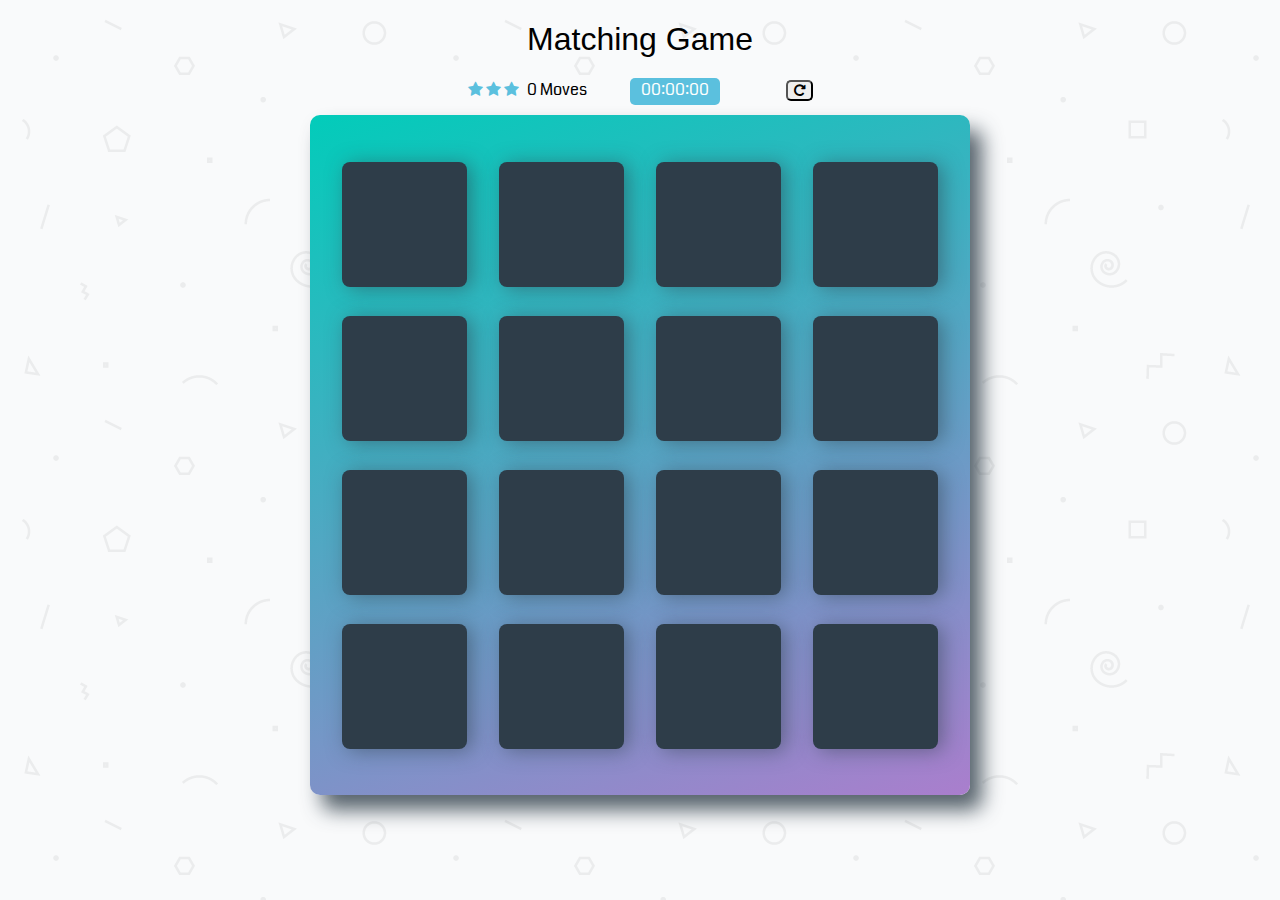
<file: memoryGame/index.html>
<!doctype html>
<html lang="en">
<head>
    <meta charset="utf-8">
    <title>Matching Game</title>
    <meta name="description" content="">
    <link rel="stylesheet prefetch" href="https://maxcdn.bootstrapcdn.com/font-awesome/4.6.1/css/font-awesome.min.css">
	<link rel="stylesheet" href="https://maxcdn.bootstrapcdn.com/bootstrap/4.0.0-alpha.6/css/bootstrap.min.css" integrity="sha384-rwoIResjU2yc3z8GV/NPeZWAv56rSmLldC3R/AZzGRnGxQQKnKkoFVhFQhNUwEyJ" crossorigin="anonymous">
    <link rel="stylesheet prefetch" href="https://fonts.googleapis.com/css?family=Coda">
    <link rel="stylesheet" href="css/app.css">
</head>
<body>

    <div class="container">
        <header>
            <h1>Matching Game</h1>
        </header>

        <section class="score-panel">
        	<ul class="stars">
        		<li><i class="fa fa-star"></i></li>
        		<li><i class="fa fa-star"></i></li>
        		<li><i class="fa fa-star"></i></li>
        	</ul>

        	<span class="moves">0</span> Moves
			
			<div id="timer">00:00:00</div>

            <div class="restart">
				<button type="button" class="btn btn-info btn-sm">
					<i class="fa fa-repeat"></i>
				</button>
        	</div>
        </section>

        <ul class="deck">
            <li class="card">
                <i class="fa fa-diamond"></i>
            </li>
            <li class="card">
                <i class="fa fa-paper-plane-o"></i>
            </li>
            <li class="card">
                <i class="fa fa-anchor"></i>
            </li>
            <li class="card">
                <i class="fa fa-bolt"></i>
            </li>
            <li class="card">
                <i class="fa fa-cube"></i>
            </li>
            <li class="card">
                <i class="fa fa-anchor"></i>
            </li>
            <li class="card">
                <i class="fa fa-leaf"></i>
            </li>
            <li class="card">
                <i class="fa fa-bicycle"></i>
            </li>
            <li class="card">
                <i class="fa fa-diamond"></i>
            </li>
            <li class="card">
                <i class="fa fa-bomb"></i>
            </li>
            <li class="card">
                <i class="fa fa-leaf"></i>
            </li>
            <li class="card">
                <i class="fa fa-bomb"></i>
            </li>
            <li class="card">
                <i class="fa fa-bolt"></i>
            </li>
            <li class="card">
                <i class="fa fa-bicycle"></i>
            </li>
            <li class="card">
                <i class="fa fa-paper-plane-o"></i>
            </li>
            <li class="card">
                <i class="fa fa-cube"></i>
            </li>
        </ul>
		<div class="winPage closed">
			<h1>Congratulations! You won!</h1>
			<p>With <span class="movesCount">0</span> Moves and <span class="starsCount">0</span> Stars.</p>
			<p>Your time: <span class="finalTime"></span></p>
			<p>Wooooo!</p>
			<button type="button" role="button" class="playAgain btn btn-info">Play again!</button>			
		</div>
	</div>
	<script src="js/app.js"></script>
</body>
</html>
</file>
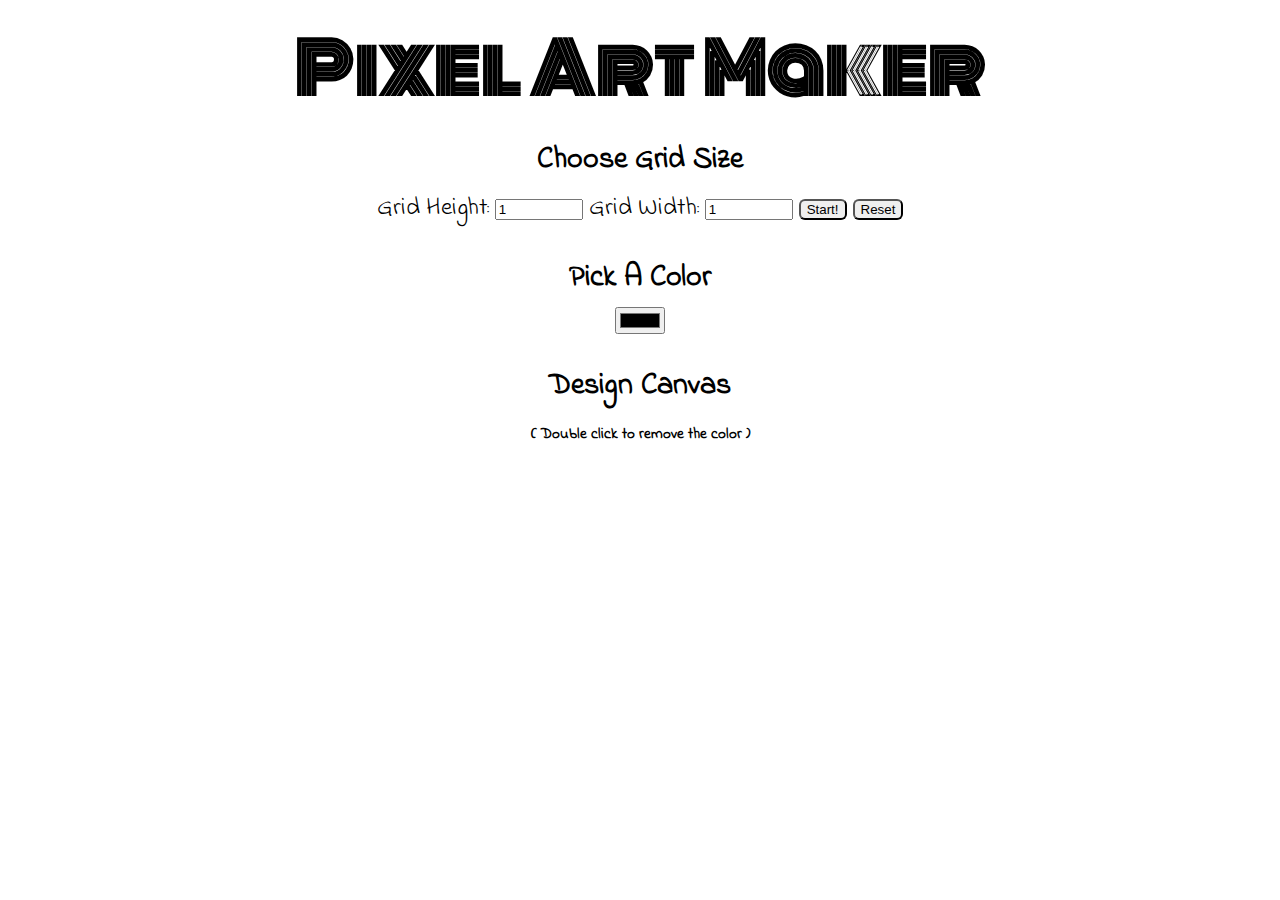
<file: pixelArtMaker/index.html>
<!DOCTYPE html>
<html>
<head>
    <title>Pixel Art Maker!</title>
    <link rel="stylesheet" href="https://fonts.googleapis.com/css?family=Monoton">
	<link rel="stylesheet" href="https://fonts.googleapis.com/css?family=Indie+Flower" >
    <link rel="stylesheet" href="styles.css">
	<script src="https://ajax.googleapis.com/ajax/libs/jquery/3.2.1/jquery.min.js"></script>
</head>
<body>
    <h1>Pixel Art Maker</h1>

    <h2>Choose Grid Size</h2>
    <form id="sizePicker">
        Grid Height:
        <input type="number" id="input_height" name="height" min="1" value="1">
        Grid Width:
        <input type="number" id="input_width" name="width" min="1" value="1">
        <input type="button" id = "start" value = "Start!">
		<input type="button" id = "reset" value = "Reset">
    </form>

    <h2>Pick A Color</h2>
    <input type="color" id="colorPicker">

    <h2>Design Canvas</h2>
	<h3>( Double click to remove the color )</h3>
    <table id="pixel_canvas"></table>

    <script src="designs.js"></script>
</body>
</html>
</file>
<file: memoryGame/css/app.css>
html {
    box-sizing: border-box;
}

*,
*::before,
*::after {
    box-sizing: inherit;
}

html,
body {
    width: 100%;
    height: 100%;
    margin: 0;
    padding: 0;
}

body {
    background: #ffffff url('../img/geometry2.png'); /* Background pattern from Subtle Patterns */
    font-family: 'Coda', cursive;
}

.container {
    display: flex;
    justify-content: center;
    align-items: center;
    flex-direction: column;
}

h1 {
    font-family: 'Open Sans', sans-serif;
    font-weight: 300;
	margin-bottom: 20px;
}

/*
 * Styles for the deck of cards
 */

.deck {
    width: 660px;
    min-height: 680px;
    background: linear-gradient(160deg, #02ccba 0%, #aa7ecd 100%);
    padding: 32px;
    border-radius: 10px;
    box-shadow: 12px 15px 20px 0 rgba(46, 61, 73, 0.8);
    display: flex;
    flex-wrap: wrap;
    justify-content: space-between;
    align-items: center;
    margin: 0 0 3em;
}

.deck .card {
    height: 125px;
    width: 125px;
    background: #2e3d49;
    font-size: 0;
    color: #ffffff;
    border-radius: 8px;
    cursor: pointer;
    display: flex;
    justify-content: center;
    align-items: center;
    box-shadow: 5px 2px 20px 0 rgba(46, 61, 73, 0.5);
}

.deck .card.open {
    transform: rotateY(180deg);
	transition: 0.3s;
	transform-style: preserve-3d;
    background: #02b3e4;
    cursor: default;
}

.deck .card.close {
	transform: rotateY(360deg);
	transition: 0.3s;
	transform-style: preserve-3d;
	background: #2e3d49;	
}

.deck .card.show {
    font-size: 33px;
}

.deck .card.match {
    cursor: default;
    background: #02ccba;
    font-size: 33px;
}  
	
/*
 * Styles for the Score Panel
 */

.score-panel {
    text-align: left;
    width: 345px;
    margin-bottom: 10px;
}

.score-panel .stars {
    margin: 0;
    padding: 0;
    display: inline-block;
    margin: 0 5px 0 0;
}

.score-panel .stars li {
    list-style: none;
    display: inline-block;
	color: #5bc0de;
}

.score-panel #timer {
	display:inline-block;
	text-align: center;
	color: white;
	margin-left: 40px;
	border-radius: 5px;
	width: 90px;
	height: 27px;
	background-color: #5bc0de;
}

.score-panel .restart {
    float: right;
}

.restart button {
	border-radius: 5px;
	cursor: pointer;	
}

.winPage {
	z-index: 1000;
	position: absolute;
	background-color: #fff;
	color: black;
	display: flex;
    justify-content: center;
    align-items: center;
	flex-direction: column;
	width: 100%;
	height: 100%;
	
}

.winPage.closed {
	display: none;
}
</file>
<file: pixelArtMaker/styles.css>
body {
    text-align: center;
}

h1 {
    font-family: Monoton;
    font-size: 70px;
    margin: 0.2em;
}

h2 {
    margin: 1em 0 0.25em;
	font-family: 'Indie Flower', cursive;
	font-size: 30px;
	
}

h3 {
	font-family: 'Indie Flower', cursive;
	font-size: 15px;
}

form {
	font-family: 'Indie Flower', cursive;
	font-size: 25px;
}

h2:first-of-type {
    margin-top: 0.5em;
}


table,
tr,
td {
    border: 1px solid black;
}

table {
    border-collapse: collapse;
    margin: 0 auto;
}

tr {
    height: 20px;
}

td {
    width: 20px;
}

input[type=number] {
    width: 6em;
}

input[type=button] {
	-moz-border-radius: 6px; 
	-webkit-border-radius: 6px; 
	border-radius: 6px; 
}
</file>
